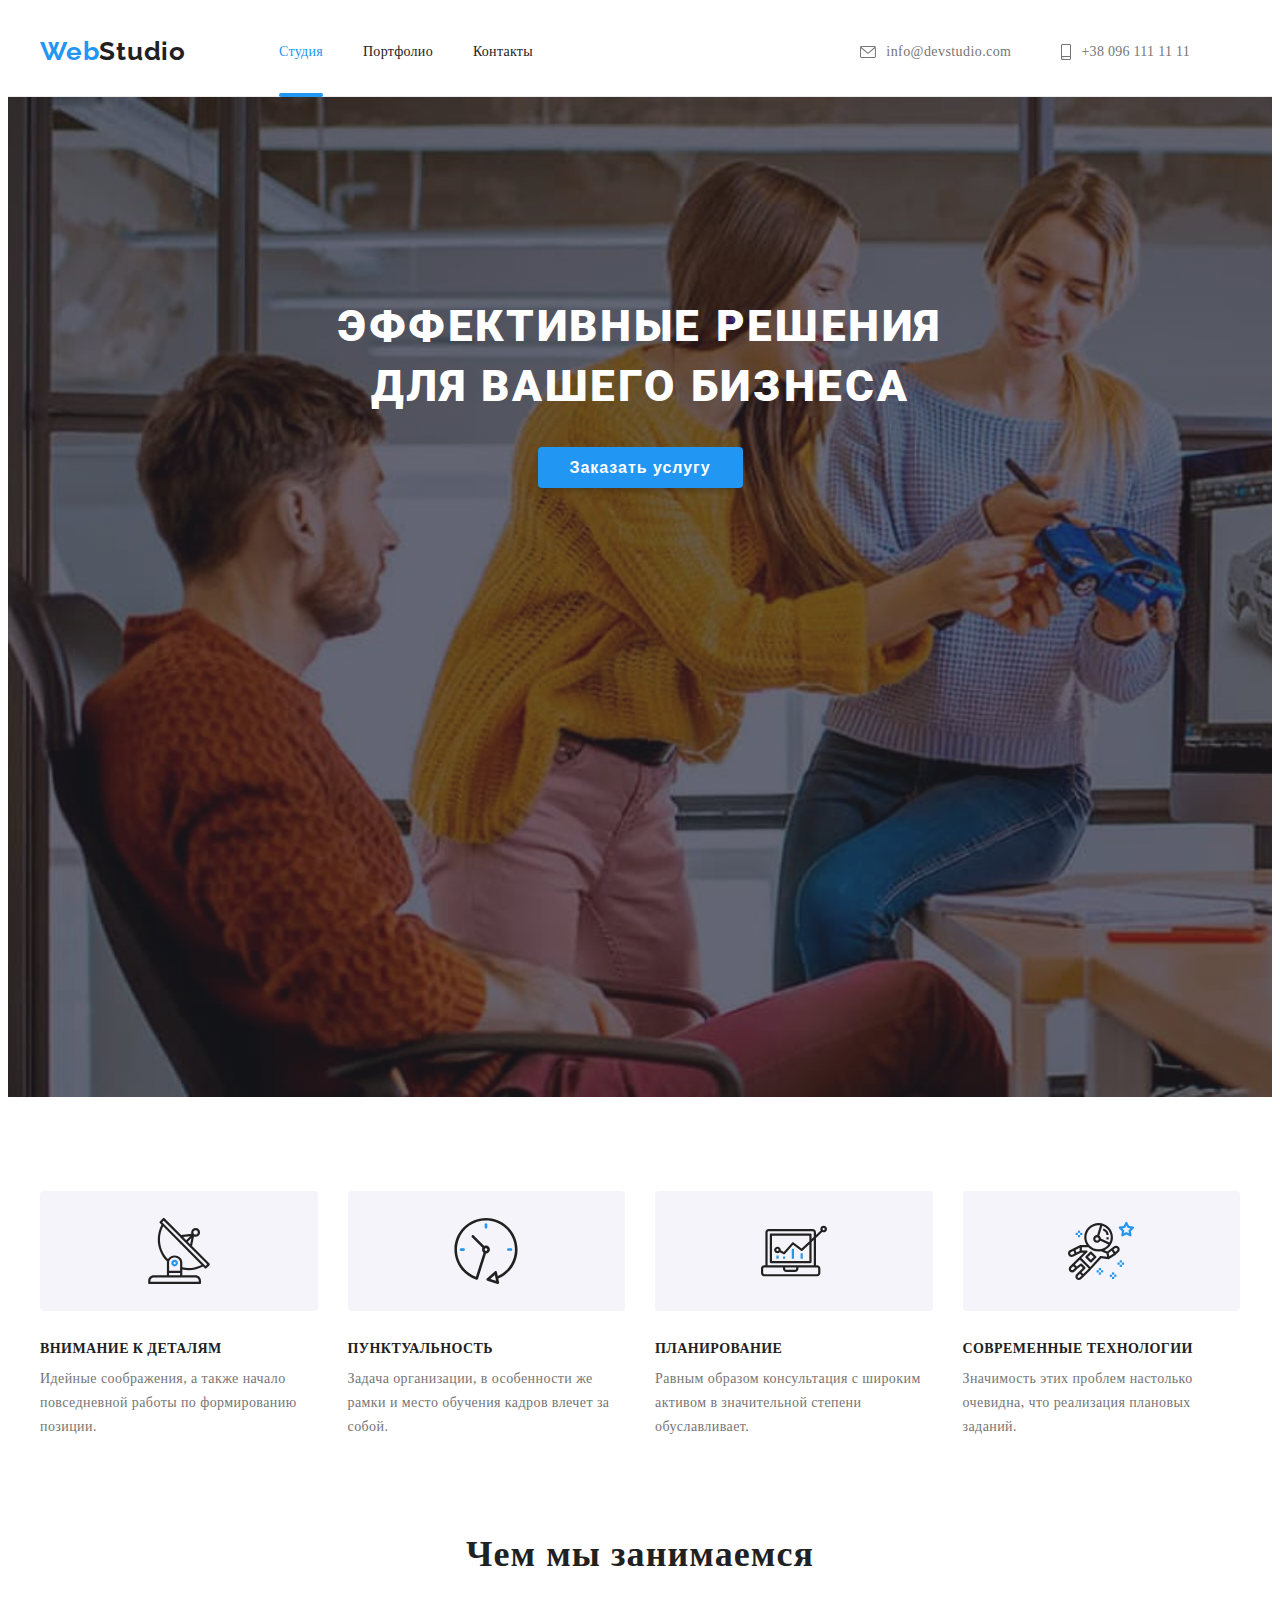
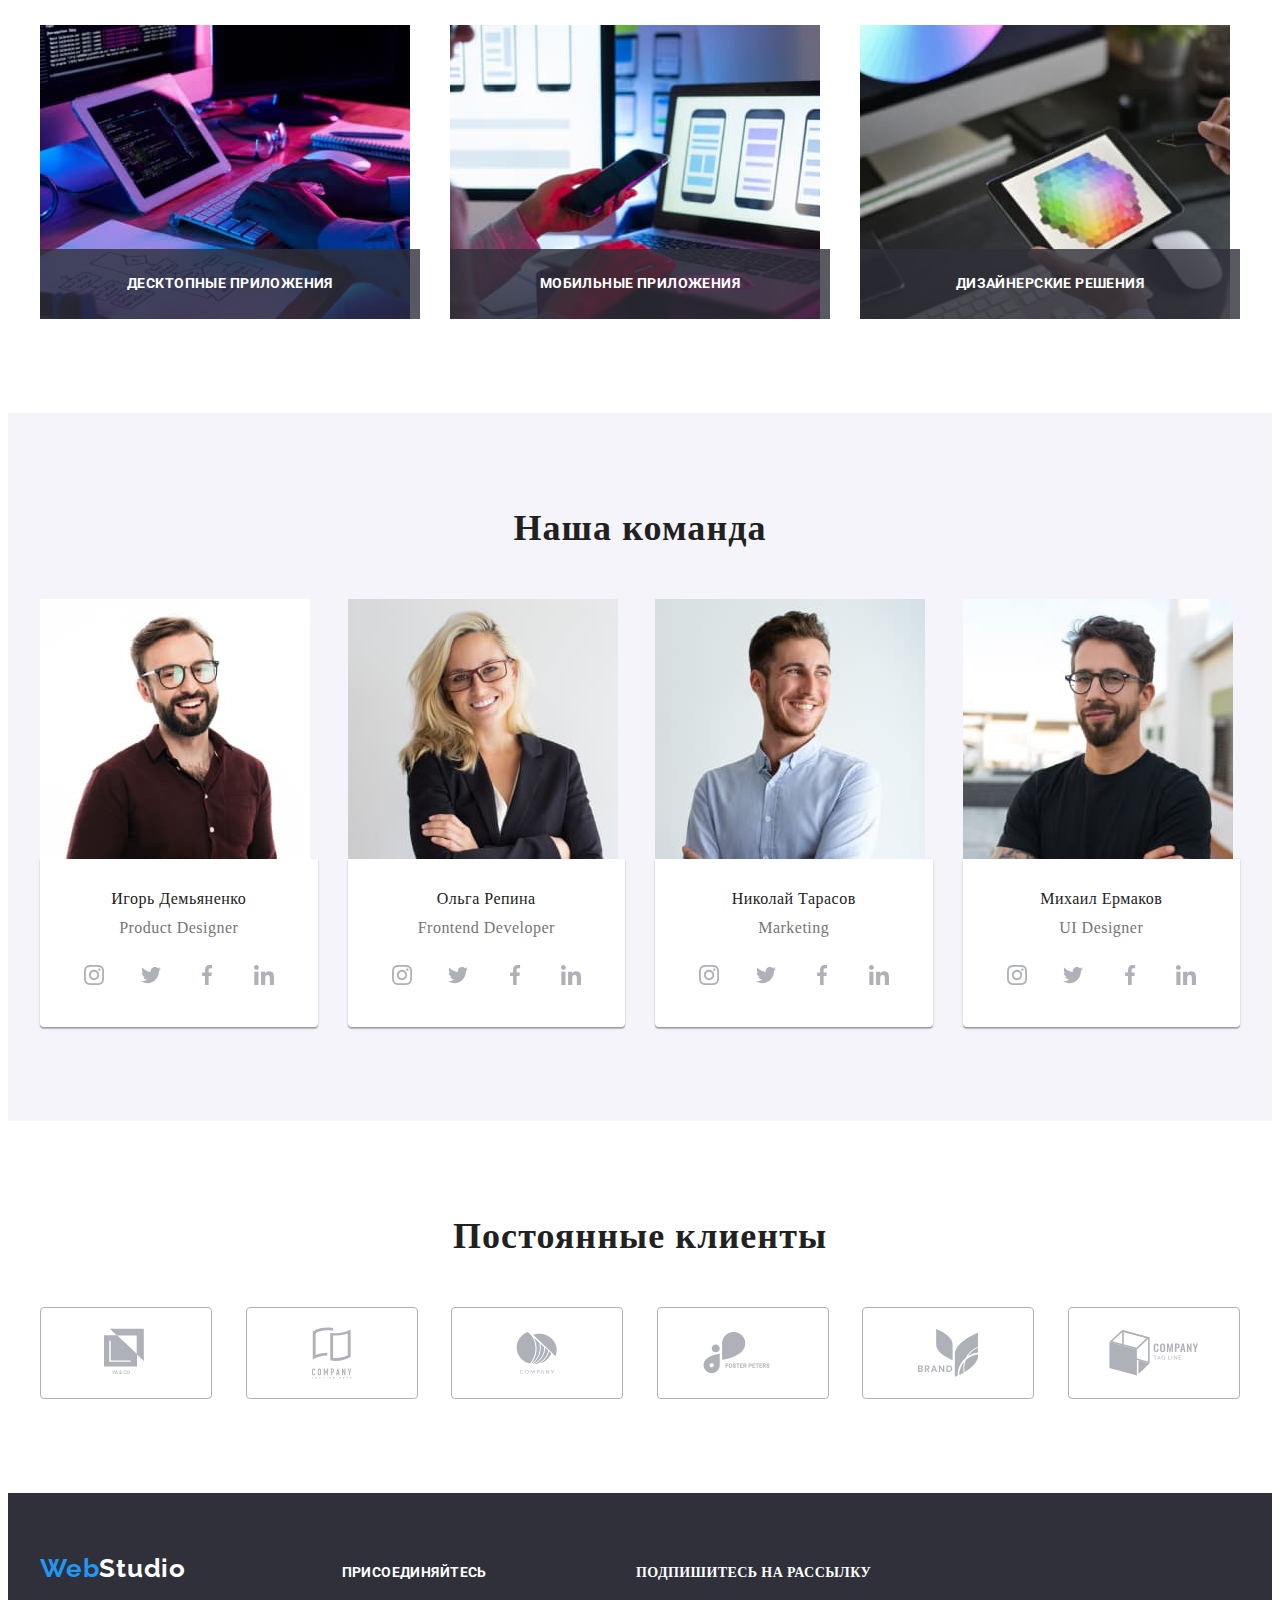
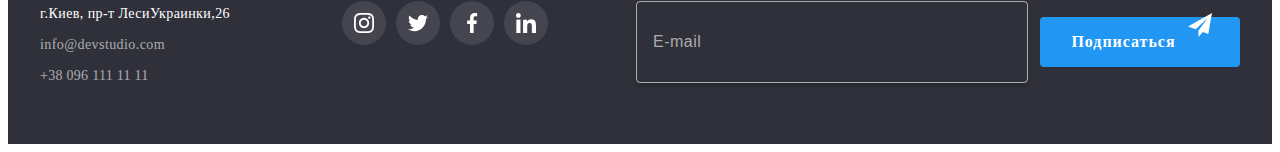
<file: index.html>
<!DOCTYPE html>
<html lang="ru">

<head>
    <meta charset="UTF-8">
    <meta http-equiv="X-UA-Compatible" content="IE=edge">
    <meta name="viewport" content="width=device-width, initial-scale=1.0">
    <title>Студия</title>
    <link rel="stylesheet" href="https://cdnjs.cloudflare.com/ajax/libs/modern-normalize/1.0.0/modern-normalize.min.css"
        integrity="sha512-ISS7cAi1PEhQ8jnbJpJZMd29NlhNj4AWYyLOSp2CE/CsHxTCu+r+t0D2yoJudVrd0/8fTVPUVDzY5Tvli75u/g=="
        crossorigin="anonymous" />
    <link rel="preconnect" href="https://fonts.gstatic.com">
    <link
        href="https://fonts.googleapis.com/css2?family=Raleway:wght@700&family=Roboto:wght@400;500;700;900&display=swap"
        rel="stylesheet">
    <link rel="stylesheet" href="https://cdnjs.cloudflare.com/ajax/libs/animate.css/4.1.1/animate.min.css" />
    <link rel="stylesheet" href="css/styles.css">
</head>

<body>
    <!-- Шапка сайта -->
    <header class="header">
        <div class="container">
            <nav class="navigation">
                <a class="logo-header link animate__bounceOut" href="" lang="en"><span
                        class="logo-link">Web</span>Studio</a>
                <ul class="navigation-list list">
                    <li class="navigation-item">
                        <a class="navigation-link link current" href="index.html">Студия</a>
                    </li>
                    <li class="navigation-item">
                        <a class="navigation-link link" href="portfolio.html">Портфолио</a>
                    </li>
                    <li class="navigation-item">
                        <a class="navigation-link link" href="">Контакты</a>
                    </li>
                </ul>
            </nav>
            <ul class="contact-list list">
                <li class="contact-item">
                    <a class="contact-header link" href="meilto:info@devstudio.com" lang="en">
                        <svg class="contact-icon" width="16" height="12">
                            <use href="./images/sprite.svg#icon-envelope"></use>
                        </svg>info@devstudio.com
                    </a>
                </li>
                <li class="contact-item">
                    <a class="tel-header link" href="tel:+380961111111">
                        <svg class="contact-icon" width="10" height="16">
                            <use href="./images/sprite.svg#icon-smartphone"></use>
                        </svg>+38 096 111 11 11
                    </a>
                </li>
            </ul>
        </div>
    </header>

    <!--Основная часть-->
    <main>

        <!-- section hero-->
        <section class="hero">
            <div class="container">
                <h1 class="hero-title"> Эффективные решения <br> для вашего бизнеса </h1>
                <button class="modal-btn" type="button" data-modal-open>Заказать услугу</button>
            </div>
        </section>

        <!-- section features-->
        <section class="features">
            <div class="container">
                <h2 class="visually-hidden">Особенности</h2>
                <ul class="features-list list">
                    <li class="features-item">
                        <div class="features-list-icon">
                            <svg class="features-icon" width="66" height="70">
                                <use href="./images/sprite.svg#icon-antenna"></use>
                            </svg>
                        </div>
                        <h3 class="features-list-title">Внимание к деталям</h3>
                        <p class="features-list-description">Идейные соображения, а также начало повседневной
                            работы по
                            формированию позиции.
                        </p>
                    </li>
                    <li class="features-item">
                        <div class="features-list-icon">
                            <svg class="features-icon" width="66" height="70">
                                <use href="./images/sprite.svg#icon-clock"></use>
                            </svg>
                        </div>
                        <h3 class="features-list-title">Пунктуальность</h3>
                        <p class="features-list-description">Задача организации, в особенности же рамки и место обучения
                            кадров влечет за собой.
                        </p>
                    </li>
                    <li class="features-item">
                        <div class="features-list-icon">
                            <svg class="features-icon" width="66" height="70">
                                <use href="./images/sprite.svg#icon-diagram"></use>
                            </svg>
                        </div>
                        <h3 class="features-list-title">Планирование</h3>
                        <p class="features-list-description">Равным образом консультация с широким активом в
                            значительной
                            степени обуславливает.
                        </p>
                    </li>
                    <li class="features-item">
                        <div class="features-list-icon">
                            <svg class="features-icon" width="66" height="70">
                                <use href="./images/sprite.svg#icon-astronaut"></use>
                            </svg>
                        </div>
                        <h3 class="features-list-title">Современные технологии</h3>
                        <p class="features-list-description">Значимость этих проблем настолько очевидна, что реализация
                            плановых заданий.
                        </p>
                    </li>
                </ul>
            </div>
        </section>

        <!-- section about-->
        <section class="about">
            <div class="container">
                <h2 class="title">Чем мы занимаемся</h2>
                <ul class="about-list list">
                    <li class="about-item">
                        <img class="about-img" src="./images/about/about-1.jpg" alt="построение логики" width="370"
                            height="294">
                        <p class="about-item-description">Десктопные приложения</p>
                    </li>
                    <li class="about-item">
                        <img class="about-img" src="./images/about/about-2.jpg" alt="разработка приложений" width="370"
                            height="294">
                        <p class="about-item-description">Мобильные приложения</p>
                    </li>
                    <li class="about-item">
                        <img class="about-img" src="./images/about/about-3.jpg" alt="оформление" width="370"
                            height="294">
                        <p class="about-item-description">Дизайнерские решения</p>
                    </li>
                </ul>
            </div>
        </section>

        <!-- section team-->
        <section class="team">
            <div class="container">
                <h2 class="title">Наша команда</h2>
                <ul class="team-list list">
                    <li class="team-item">
                        <img class="team-ing" src="./images/team/igor.jpg" alt="фото Игоря" width="270" height="260">
                        <div class="team-list-content-wrapper">
                            <h3 class="team-list-title">Игорь Демьяненко</h3>
                            <p class="team-list-position" lang="en">Product Designer</p>
                            <ul class="social-list list">
                                <li class="social-list-item">
                                    <a href="" class="social-list-link link">
                                        <svg class="social-list-icon">
                                            <use href="./images/sprite.svg#icon-instagram"></use>
                                        </svg>
                                    </a>
                                </li>
                                <li class="social-list-item">
                                    <a href="" class="social-list-link link">
                                        <svg class="social-list-icon">
                                            <use href="./images/sprite.svg#icon-twitter"></use>
                                        </svg>
                                    </a>
                                </li>
                                <li class="social-list-item">
                                    <a href="" class="social-list-link link">
                                        <svg class="social-list-icon">
                                            <use href="./images/sprite.svg#icon-facebook"></use>
                                        </svg>
                                    </a>
                                </li>
                                <li class="social-list-item">
                                    <a href="" class="social-list-link link">
                                        <svg class="social-list-icon">
                                            <use href="./images/sprite.svg#icon-linkedin"></use>
                                        </svg>
                                    </a>
                                </li>
                            </ul>
                        </div>
                    </li>
                    <li class="team-item">
                        <img class="team-ing" src="./images/team/olga.jpg" alt="фото Ольги" width="270" height="260">
                        <div class="team-list-content-wrapper">
                            <h3 class="team-list-title">Ольга Репина</h3>
                            <p class="team-list-position" lang="en">Frontend Developer</p>
                            <ul class="social-list list">
                                <li class="social-list-item">
                                    <a href="" class="social-list-link link">
                                        <svg class="social-list-icon">
                                            <use href="./images/sprite.svg#icon-instagram"></use>
                                        </svg>
                                    </a>
                                </li>
                                <li class="social-list-item">
                                    <a href="" class="social-list-link link">
                                        <svg class="social-list-icon">
                                            <use href="./images/sprite.svg#icon-twitter"></use>
                                        </svg>
                                    </a>
                                </li>
                                <li class="social-list-item">
                                    <a href="" class="social-list-link link">
                                        <svg class="social-list-icon">
                                            <use href="./images/sprite.svg#icon-facebook"></use>
                                        </svg>
                                    </a>
                                </li>
                                <li class="social-list-item">
                                    <a href="" class="social-list-link link">
                                        <svg class="social-list-icon">
                                            <use href="./images/sprite.svg#icon-linkedin"></use>
                                        </svg>
                                    </a>
                                </li>
                            </ul>
                        </div>
                    </li>
                    <li class="team-item">
                        <img class="team-ing" src="./images/team/nick.jpg" alt="фото Николая" width="270" height="260">
                        <div class="team-list-content-wrapper">
                            <h3 class="team-list-title">Николай Тарасов</h3>
                            <p class="team-list-position" lang="en">Marketing</p>
                            <ul class="social-list list">
                                <li class="social-list-item">
                                    <a href="" class="social-list-link link">
                                        <svg class="social-list-icon">
                                            <use href="./images/sprite.svg#icon-instagram"></use>
                                        </svg>
                                    </a>
                                </li>
                                <li class="social-list-item">
                                    <a href="" class="social-list-link link">
                                        <svg class="social-list-icon">
                                            <use href="./images/sprite.svg#icon-twitter"></use>
                                        </svg>
                                    </a>
                                </li>
                                <li class="social-list-item">
                                    <a href="" class="social-list-link link">
                                        <svg class="social-list-icon">
                                            <use href="./images/sprite.svg#icon-facebook"></use>
                                        </svg>
                                    </a>
                                </li>
                                <li class="social-list-item">
                                    <a href="" class="social-list-link link">
                                        <svg class="social-list-icon">
                                            <use href="./images/sprite.svg#icon-linkedin"></use>
                                        </svg>
                                    </a>
                                </li>
                            </ul>
                        </div>

                    </li>
                    <li class="team-item">
                        <img class="team-ing" src="./images/team/michael.jpg" alt="фото Михаила" width="270"
                            height="260">
                        <div class="team-list-content-wrapper">
                            <h3 class="team-list-title">Михаил Ермаков</h3>
                            <p class="team-list-position" lang="en">UI Designer</p>
                            <ul class="social-list list">
                                <li class="social-list-item">
                                    <a href="" class="social-list-link link">
                                        <svg class="social-list-icon">
                                            <use href="./images/sprite.svg#icon-instagram"></use>
                                        </svg>
                                    </a>
                                </li>
                                <li class="social-list-item">
                                    <a href="" class="social-list-link link">
                                        <svg class="social-list-icon">
                                            <use href="./images/sprite.svg#icon-twitter"></use>
                                        </svg>
                                    </a>
                                </li>
                                <li class="social-list-item">
                                    <a href="" class="social-list-link link">
                                        <svg class="social-list-icon">
                                            <use href="./images/sprite.svg#icon-facebook"></use>
                                        </svg>
                                    </a>
                                </li>
                                <li class="social-list-item">
                                    <a href="" class="social-list-link link">
                                        <svg class="social-list-icon">
                                            <use href="./images/sprite.svg#icon-linkedin"></use>
                                        </svg>
                                    </a>
                                </li>
                            </ul>
                        </div>
                    </li>
                </ul>
            </div>
        </section>
    </main>

    <!-- customers-->
    <section class="customers">
        <div class="container">
            <h2 class="title">Постоянные клиенты</h2>
            <ul class="customers-list list">
                <li class="customers-item">
                    <div class="customers-list-icon">
                        <a href="" class="customers-list-link link">
                            <svg class="customers-icon" width="44" height="50">
                                <use href="./images/sprite.svg#icon-logo-1"></use>
                            </svg>
                        </a>
                    </div>
                </li>
                <li class="customers-item">
                    <div class="customers-list-icon">
                        <a href="" class="customers-list-link link">
                            <svg class="customers-icon" width="40" height="52">
                                <use href="./images/sprite.svg#icon-logo-2"></use>
                            </svg>
                        </a>
                    </div>
                </li>
                <li class="customers-item">
                    <div class="customers-list-icon">
                        <a href="" class="customers-list-link link">
                            <svg class="customers-icon" width="42" height="42">
                                <use href="./images/sprite.svg#icon-logo-3"></use>
                            </svg>
                        </a>
                    </div>
                </li>
                <li class="customers-item">
                    <div class="customers-list-icon">
                        <a href="" class="customers-list-link link">
                            <svg class="customers-icon" width="80" height="42">
                                <use href="./images/sprite.svg#icon-logo-4"></use>
                            </svg>
                        </a>
                    </div>
                </li>
                <li class="customers-item">
                    <div class="customers-list-icon">
                        <a href="" class="customers-list-link link">
                            <svg class="customers-icon" width="60" height="48">
                                <use href="./images/sprite.svg#icon-logo-5"></use>
                            </svg>
                        </a>
                    </div>
                </li>
                <li class="customers-item">
                    <div class="customers-list-icon">
                        <a href="" class="customers-list-link link">
                            <svg class="customers-icon" width="90" height="46">
                                <use href="./images/sprite.svg#icon-logo-6"></use>
                            </svg>
                        </a>
                    </div>
                </li>
            </ul>
        </div>
    </section>

    <!-- Футер-->
    <footer class="footer">
        <div class="container-footer container">
            <div class="container-footer-address">
                <a class="logo-footer link" href="" lang="en"><span class="logo-link">Web</span>Studio</a>
                <address class="address">
                    <ul class="list">
                        <li class="address-item">
                            <a class="address-link link" href="https://goo.gl/maps/hJvZycfBBgBAG4h58" target="blank"
                                rel="noopener noreferrer">г.Киев,
                                пр-т ЛесиУкраинки,26</a>
                        </li>
                        <li class="address-item">
                            <a class="contact-footer link" href="meilto:info@devstudio.com"
                                lang="en">info@devstudio.com</a>
                        </li>
                        <li class="address-item">
                            <a class="tel-footer link" href="tel:+380961111111">+38 096 111 11 11</a>
                        </li>
                    </ul>
                </address>
            </div>
            <div class="container-footer-icon">
                <p class="footer-social-item">Присоединяйтесь</p>
                <ul class="footer-social-list list">
                    <li class="footer-social-list-item">
                        <a href="" class="footer-social-list-link link">
                            <svg class="footer-social-list-icon">
                                <use href="./images/sprite.svg#icon-instagram"></use>
                            </svg>
                        </a>
                    </li>
                    <li class="footer-social-list-item">
                        <a href="" class="footer-social-list-link link">
                            <svg class="footer-social-list-icon">
                                <use href="./images/sprite.svg#icon-twitter"></use>
                            </svg>
                        </a>
                    </li>
                    <li class="footer-social-list-item">
                        <a href="" class="footer-social-list-link link">
                            <svg class="footer-social-list-icon">
                                <use href="./images/sprite.svg#icon-facebook"></use>
                            </svg>
                        </a>
                    </li>
                    <li class="footer-social-list-item">
                        <a href="" class="footer-social-list-link link">
                            <svg class="footer-social-list-icon">
                                <use href="./images/sprite.svg#icon-linkedin"></use>
                            </svg>
                        </a>
                    </li>
                </ul>
            </div>
            <div>
                <form action="#" class="footer-form" autocomplete="off">
                    <p class="footer-subscriber">Подпишитесь на рассылку</p>
                    <div class="subscriber-container">
                        <input type="email" name="user-email" placeholder="E-mail" class="footer-form-input" required
                            minlength="5">
                        <button class="footer-btn" type="submit">Подписаться
                            <svg class="footer-form-icon" width="24" height="24">
                                <use href="./images/icon-send.svg#icon-icon-send"></use>
                            </svg>
                        </button>
                    </div>
                </form>
            </div>
        </div>
    </footer>

    <!-- Модальное окно-->
    <div class="backdrop is-hidden" data-modal>
        <div class="modal">
            <button type="button" class="modal-close-btn" data-modal-close>
                <svg class="modal-close-btn-icon" width="18" height="18">
                    <use href="./images/sprite.svg#icon-close-button"></use>
                </svg>
            </button>
            <form action="#" class="modal-form">
                <b class="modal-form-item">Оставьте свои данные, мы вам перезвоним</b>
                <label class="modal-form-field">
                    Имя
                    <span class="modal-form-input-wrapper">
                        <input type="text" name="user-name" class="modal-form-input" required minlength="2">
                        <svg class="modal-form-icon" width="18" height="18">
                            <use href="./images/sprite.svg#icon-user"></use>
                        </svg>
                    </span>
                </label>
                <label class="modal-form-field">
                    Телефон
                    <span class="modal-form-input-wrapper">
                        <input type="tel" name="user-phone" class="modal-form-input" required
                            pattern="[0-9]{3}-[0-9}{3}-[0-9]{2}-[0-9]{2}" title="096-111-11-11">
                        <svg class="modal-form-icon" width="18" height="18">
                            <use href="./images/sprite.svg#icon-user-tel"></use>
                        </svg>
                    </span>
                </label>
                <label class="modal-form-field">
                    Почта
                    <span class="modal-form-input-wrapper">
                        <input type="email" name="user-email" class="modal-form-input">
                        <svg class="modal-form-icon" width="18" height="18">
                            <use href="./images/sprite.svg#icon-user-email"></use>
                        </svg>
                    </span>
                </label>
                <label class="modal-form-field last-modal-form-field">
                    Комментарий
                    <textarea name="user-message" class="modal-form-message" placeholder="Введите текст"></textarea>
                </label>
                <input type="checkbox" id="user-term" name="user-term" class="modal-form-term visually-hidden">
                <label for="user-term" class="modal-form-check-desc">Соглашаюсь с рассылкой и принимаю&nbsp;<a href=""
                        class="modal-link">Условия
                        договора</a></label>
                <button type="submit" class="modal-form-btn">Отправить</button>
            </form>
        </div>

    </div>
    <script src="js/modal.js"></script>
</body>

</html>
</file>
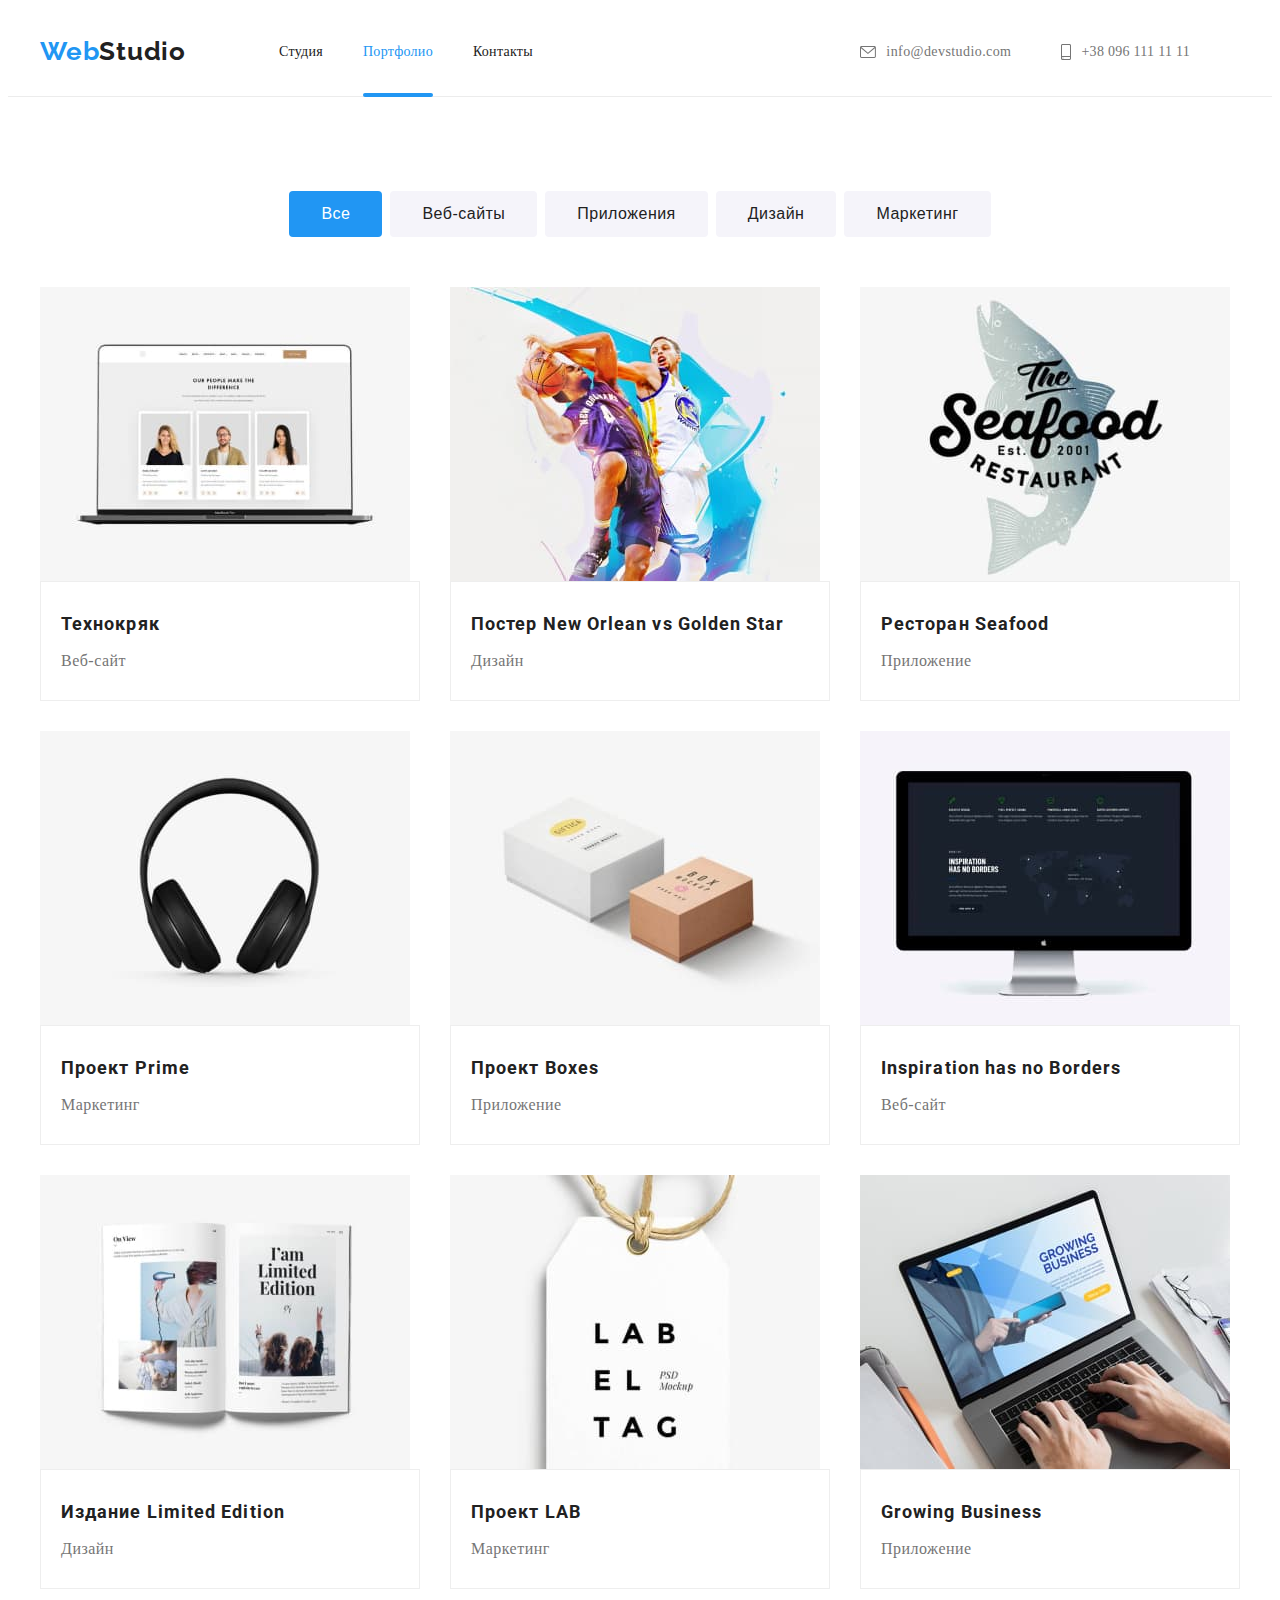
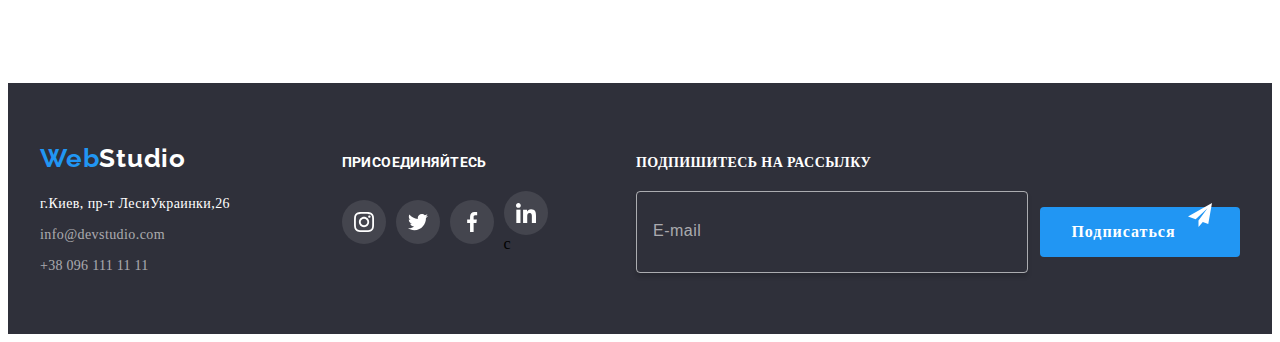
<file: portfolio.html>
<!DOCTYPE html>
<html lang="ru">

<head>
    <meta charset="UTF-8">
    <meta http-equiv="X-UA-Compatible" content="IE=edge">
    <meta name="viewport" content="width=device-width, initial-scale=1.0">
    <title>Портфолио</title>
    <link rel="stylesheet" href="https://cdnjs.cloudflare.com/ajax/libs/modern-normalize/1.0.0/modern-normalize.min.css"
        integrity="sha512-ISS7cAi1PEhQ8jnbJpJZMd29NlhNj4AWYyLOSp2CE/CsHxTCu+r+t0D2yoJudVrd0/8fTVPUVDzY5Tvli75u/g=="
        crossorigin="anonymous" />
    <link rel="preconnect" href="https://fonts.gstatic.com">
    <link
        href="https://fonts.googleapis.com/css2?family=Raleway:wght@700&family=Roboto:wght@400;500;700;900&display=swap"
        rel="stylesheet">
    <link rel="stylesheet" href="https://cdnjs.cloudflare.com/ajax/libs/animate.css/4.1.1/animate.min.css" />
    <link rel="stylesheet" href="css/styles.css">
</head>

<body>

    <!-- Шапка сайта -->
    <header class="header">
        <div class="container">
            <nav class="navigation">
                <a class="logo-header link animate__bounceOut" href="index.html" lang="en"><span
                        class="logo-link">Web</span>Studio</a>
                <ul class="navigation-list list">
                    <li class="navigation-item">
                        <a class="navigation-link link" href="index.html">Студия</a>
                    </li>
                    <li class="navigation-item">
                        <a class="navigation-link link current" href="portfolio.html">Портфолио</a>
                    </li>
                    <li class="navigation-item">
                        <a class="navigation-link link" href="">Контакты</a>
                    </li>
                </ul>
            </nav>
            <ul class="contact-list list">
                <li class="contact-item">
                    <a class="contact-header link" href="meilto:info@devstudio.com" lang="en">
                        <svg class="contact-icon" width="16" height="12">
                            <use href="./images/sprite.svg#icon-envelope"></use>
                        </svg>info@devstudio.com
                    </a>
                </li>
                <li class="contact-item">
                    <a class="tel-header link" href="tel:+380961111111">
                        <svg class="contact-icon" width="10" height="16">
                            <use href="./images/sprite.svg#icon-smartphone"></use>
                        </svg>+38 096 111 11 11
                    </a>
                </li>
            </ul>
        </div>
    </header>

    <!--Основная часть-->
    <main>

        <!-- section portfolio-->
        <section class="portfolio">
            <div class="container">
                <h1 class="visually-hidden">filter</h1>
                <ul class="filter-list list">
                    <li class="filter-item">
                        <button class="filter-btn first-filter-btn" type="button">Все</button>
                    </li>
                    <li class="filter-item">
                        <button class="filter-btn" type="button">Веб-сайты</button>
                    </li>
                    <li class="filter-item">
                        <button class="filter-btn" type="button">Приложения</button>
                    </li>
                    <li class="filter-item">
                        <button class="filter-btn" type="button">Дизайн</button>
                    </li>
                    <li class="filter-item">
                        <button class="filter-btn" type="button">Маркетинг</button>
                    </li>
                </ul>
                <ul class="projects-list list">
                    <li class="projects-item">
                        <a class="projects-link link" href="">
                            <div class="projects-list-wrapper">
                                <img src="./images/projects/project-1.jpg" alt="главная страница веб-сайта" width="370"
                                    height="294">
                                <p class="overlay">Технокряк это современная площадка распространения коронавируса.
                                    Компании используют эту платформу для цифрового
                                    шпионажа и атак на защищённые сервера конкурентов.</p>
                            </div>
                            <div class="projects-list-content-wrapper">
                                <h2 class="projects-title">Технокряк</h2>
                                <p class="projects-description">Веб-сайт</p>
                            </div>
                        </a>
                    </li>
                    <li class="projects-item">
                        <a class="projects-link link" href="">
                            <div class="projects-list-wrapper">
                                <img src="./images/projects/project-2.jpg" alt="баскетболисты с мячом" width="370"
                                    height="294">
                                <p class="overlay">Технокряк это современная площадка распространения коронавируса.
                                    Компании используют эту платформу для цифрового
                                    шпионажа и атак на защищённые сервера конкурентов.</p>
                            </div>
                            <div class="projects-list-content-wrapper">
                                <h2 class="projects-title">Постер <span lang="en">New Orlean vs Golden Star</span></h2>
                                <p class="projects-description">Дизайн</p>
                            </div>
                        </a>
                    </li>
                    <li class="projects-item">
                        <a class="projects-link link" href="">
                            <div class="projects-list-wrapper">
                                <img src="./images/projects/project-3.jpg" alt="белая рыба символ ресторана" width="370"
                                    height="294">
                                <p class="overlay">Технокряк это современная площадка распространения коронавируса.
                                    Компании используют эту платформу для цифрового
                                    шпионажа и атак на защищённые сервера конкурентов.</p>
                            </div>
                            <div class="projects-list-content-wrapper">
                                <h2 class="projects-title">Ресторан <span lang="en">Seafood</span></h2>
                                <p class="projects-description">Приложение</p>
                            </div>
                        </a>
                    </li>
                    <li class="projects-item">
                        <a class="projects-link link" href="">
                            <div class="projects-list-wrapper">
                                <img src="./images/projects/project-4.jpg" alt="черные большие наушники" width="370"
                                    height="294">
                                <p class="overlay">Технокряк это современная площадка распространения коронавируса.
                                    Компании используют эту платформу для цифрового
                                    шпионажа и атак на защищённые сервера конкурентов.</p>
                            </div>
                            <div class="projects-list-content-wrapper">
                                <h2 class="projects-title">Проект <span lang="en">Prime</span>
                                </h2>
                                <p class="projects-description">Маркетинг</p>
                            </div>
                        </a>
                    </li>
                    <li class="projects-item">
                        <a class="projects-link link" href="">
                            <div class="projects-list-wrapper">
                                <img src="./images/projects/project-5.jpg" alt="две коробки" width="370" height="294">
                                <p class="overlay">Технокряк это современная площадка распространения коронавируса.
                                    Компании используют эту платформу для цифрового
                                    шпионажа и атак на защищённые сервера конкурентов.</p>
                            </div>
                            <div class="projects-list-content-wrapper">
                                <h2 class="projects-title">Проект <span lang="en">Boxes</span></h2>
                                <p class="projects-description">Приложение</p>
                            </div>
                        </a>
                    </li>
                    <li class="projects-item">
                        <a class="projects-link link" href="">
                            <div class="projects-list-wrapper">
                                <img src="./images/projects/project-6.jpg" alt="веб-сайт с темной темой" width="370"
                                    height="294">
                                <p class="overlay">Технокряк это современная площадка распространения коронавируса.
                                    Компании используют эту платформу для цифрового
                                    шпионажа и атак на защищённые сервера конкурентов.</p>
                            </div>
                            <div class="projects-list-content-wrapper">
                                <h2 class="projects-title" lang="en">Inspiration has no Borders</h2>
                                <p class="projects-description">Веб-сайт</p>
                            </div>
                        </a>
                    </li>
                    <li class="projects-item">
                        <a class="projects-link link" href="">
                            <div class="projects-list-wrapper">
                                <img src="./images/projects/project-7.jpg" alt="раскрытый гламурный журнал" width="370"
                                    height="294">
                                <p class="overlay">Технокряк это современная площадка распространения коронавируса.
                                    Компании используют эту платформу для цифрового
                                    шпионажа и атак на защищённые сервера конкурентов.</p>
                            </div>
                            <div class="projects-list-content-wrapper">
                                <h2 class="projects-title">Издание <span lang="en">Limited Edition</span></h2>
                                <p class="projects-description">Дизайн</p>
                            </div>
                        </a>
                    </li>
                    <li class="projects-item">
                        <a class="projects-link link" href="">
                            <div class="projects-list-wrapper">
                                <img src="./images/projects/project-8.jpg" alt="белый картонный ярлык" width="370"
                                    height="294">
                                <p class="overlay">Технокряк это современная площадка распространения коронавируса.
                                    Компании используют эту платформу для цифрового
                                    шпионажа и атак на защищённые сервера конкурентов.</p>
                            </div>
                            <div class="projects-list-content-wrapper">
                                <h2 class="projects-title">Проект <span lang="en">LAB</span></h2>
                                <p class="projects-description">Маркетинг</p>
                            </div>
                        </a>
                    </li>
                    <li class="projects-item">
                        <a class="projects-link link" href="">
                            <div class="projects-list-wrapper">
                                <img src="./images/projects/project-9.jpg" alt="приложение для бизнеса на ноутбуке"
                                    width="370" height="294">
                                <p class="overlay">Технокряк это современная площадка распространения коронавируса.
                                    Компании используют эту платформу для цифрового
                                    шпионажа и атак на защищённые сервера конкурентов.</p>
                            </div>
                            <div class="projects-list-content-wrapper">
                                <h2 class="projects-title" lang="en">Growing Business</h2>
                                <p class="projects-description">Приложение</p>
                            </div>
                        </a>
                    </li>
                </ul>
            </div>
        </section>
    </main>

    <!-- Футер-->
    <footer class="footer">
        <div class="container-footer container">
            <div class="container-footer-address">
                <a class="logo-footer link" href="index.html" lang="en"><span class="logo-link">Web</span>Studio</a>
                <address class="address">
                    <ul class="list">
                        <li class="address-item">
                            <a class="address-link link" href="https://goo.gl/maps/hJvZycfBBgBAG4h58" target="blank"
                                rel="noopener noreferrer">г.Киев,
                                пр-т ЛесиУкраинки,26</a>
                        </li>
                        <li class="address-item">
                            <a class="contact-footer link" href="meilto:info@devstudio.com"
                                lang="en">info@devstudio.com</a>
                        </li>
                        <li class="address-item">
                            <a class="tel-footer link" href="tel:+380961111111">+38 096 111 11 11</a>
                        </li>
                    </ul>
                </address>
            </div>
            <div class="container-footer-icon">
                <p class="footer-social-item">Присоединяйтесь</p>
                <ul class="footer-social-list list">
                    <li class="footer-social-list-item">
                        <a href="" class="footer-social-list-link link">
                            <svg class="footer-social-list-icon">
                                <use href="./images/sprite.svg#icon-instagram"></use>
                            </svg>
                        </a>
                    </li>
                    <li class="footer-social-list-item">
                        <a href="" class="footer-social-list-link link">
                            <svg class="footer-social-list-icon">
                                <use href="./images/sprite.svg#icon-twitter"></use>
                            </svg>
                        </a>
                    </li>
                    <li class="footer-social-list-item">
                        <a href="" class="footer-social-list-link link">
                            <svg class="footer-social-list-icon">
                                <use href="./images/sprite.svg#icon-facebook"></use>
                            </svg>
                        </a>
                    </li>
                    <li class="footer-social-list-item">
                        <a href="" class="footer-social-list-link link">
                            <svg class="footer-social-list-icon">
                                <use href="./images/sprite.svg#icon-linkedin"></use>
                            </svg>
                        </a>с
                    </li>
                </ul>
            </div>
            <div>
                <form action="#" class="footer-form" autocomplete="off">
                    <p class="footer-subscriber">Подпишитесь на рассылку</p>
                    <div class="subscriber-container">
                        <input type="email" name="user-email" placeholder="E-mail" class="footer-form-input" required
                            minlength="5">
                        <button class="footer-btn" type="submit">Подписаться
                            <svg class="footer-form-icon" width="24" height="24">
                                <use href="./images/icon-send.svg#icon-icon-send"></use>
                            </svg>
                        </button>
                    </div>
                </form>
            </div>
        </div>
    </footer>


</body>

</html>
</file>
<file: css/styles.css>
/*============COMPONENTS===========*/

:root {
    --main-font: "Roboto", sans-serif;
    --secondary-font: "Raleway", sans-serif;
    --primary-text-color: #212121;
    --primary-contact-color:  #757575;
    --secondary-contact-color:  rgba(255, 255, 255, 0.6);
    --background-body-color: #E5E5E5;
    --background-team-color: #F5F4FA;
    --background-dark-color: #2F303A;
    --primary-color: #FFFFFF;
    --accent-color:  #2196F3;
    --border-color:  #EEEEEE;
    --social-icon-color: #AFB1B8;
    --bckg-button-color: #188ce8;
    --background-footer-icon-color: rgba(255, 255, 255, 0.1);
    --background-overlay-color: rgba(33, 150, 243, 0.9);
    --section-pb: 94px;
    --section-pt: 94px;
    --background-viewport-color: rgba(0, 0, 0, 0.2);
    --background-item-description-wrapper: rgba(47, 48, 58, 0.8);
    
}

.body {
    font-family: var(--main-font);
    background: var(--background-body-color);
}

h1,
h2,
h3,
h4,
h5,
h6,
p {
    margin: 0;
}

ul,
ol {
    margin: 0;
    padding: 0;
}

img {
    display: block;
    max-width: 100%;
    height: auto;
}

.link {
    text-decoration: none;
}

.list {
    list-style: none;
}

.address {
font-style: normal;
}

.visually-hidden {
    position: absolute !important;
    clip: rect(1px 1px 1px 1px); /* IE6, IE7 */
    clip: rect(1px, 1px, 1px, 1px);
    padding: 0 !important;
    border: 0 !important;
    height: 1px !important;
    width: 1px !important;
    overflow: hidden;
}

.container {
    width: 1200px;
    margin: 0 auto;
    padding-left: 15px;
    padding-right: 15px;
}

.social-list {
    display: flex;
    align-items: center;
    justify-content: space-between;
}

.social-list-link {
    display: flex;
    justify-content: center;
    align-items: center;
    width: 44px;
    height: 44px;
    border-radius: 50%;
    background-color: var(--primary-color);
    fill: var(--social-icon-color);
    cursor: pointer;
    transition: background-color 250ms cubic-bezier(0.4, 0, 0.2, 1),  fill 250ms cubic-bezier(0.4, 0, 0.2, 1);
}

.social-list-icon {
    width: 20px;
    height: 20px;
    cursor: pointer;
}

.social-list-link:hover,
.social-list-link:focus {
    background-color: var(--accent-color);
    fill: var(--primary-color);
}

/*===========HEADER===========*/
.header {
    border-bottom: 1px solid #ECECEC;
}

.header .container {
    display: flex;
    align-items: center;
    justify-content: space-between;
}

.navigation {
    display: flex;
    align-items: center;
}

.navigation-list {
    display: flex;
    align-items: center;
}

.contact-list {
    display: flex;
    align-items: center;
}

.logo-header:hover,
.logo-header:focus,
.navigation-link:hover,
.navigation-link:focus, 
.contact-header:hover,
.contact-header:focus,
.tel-header:hover,
.tel-header:focus {
    color: var(--accent-color);
    cursor: pointer;
}

.contact-header:hover .contact-icon,
.contact-header:focus .contact-icon,
.tel-header:hover .contact-icon,
.tel-header:focus .contact-icon {
    fill: var(--accent-color);
}

/*========= logo ==========*/
.logo-header {
    font-family: var(--secondary-font);
    font-weight: 700;
    font-size: 26px;
    line-height: 1.19;
    letter-spacing: 0.03em;
    color: var(--primary-text-color);
    margin-right: 93px;
    padding-top: 24px;
    padding-bottom: 25px;
    transition: color 250ms cubic-bezier(0.4, 0, 0.2, 1);
    animation-duration: 1000ms; 
}

.logo-link {
    font-family: var(--secondary-font);
    font-weight: 700;
    font-size: 26px;
    line-height: 1.19;
    letter-spacing: 0.03em;
    color: var(--accent-color);
}

/*========== navigation ===========*/
.navigation-link {
    display: block;
    font-weight: 500;
    font-size: 14px;
    line-height: 1.14;
    letter-spacing: 0.02em;
    color: var(--primary-text-color);
    padding-top: 32px;
    padding-bottom: 32px;
    transition: color 250ms cubic-bezier(0.4, 0, 0.2, 1);
}

.navigation-link.current {
    color: var(--accent-color);
}

.navigation-item {
    position: relative;
}
.navigation-item:not(:last-child) {
    margin-right: 40px;
}

.current::after { 
    content: "";
    position: absolute;
    left: 0;
    bottom: -5px;
    width: 100%;
    height: 4px;
    background-color: var(--accent-color);
    border-radius: 2px;
}

/*=========== contact-list =========*/
.contact-list {
    margin-left: auto;
}

.contact-item {
    margin-right: 50px;
}

.contact-icon {
    fill: var(--primary-contact-color);
    margin-right: 10px;
}

.contact-header {
    display: flex;
    align-items: center;
    font-weight: 500;
    font-size: 14px;
    line-height: 1.71;
    letter-spacing: 0.03em;
    color: var(--primary-contact-color);
    cursor: pointer;
    padding-top: 32px;
    padding-bottom: 32px;
    transition: color 250ms cubic-bezier(0.4, 0, 0.2, 1);
}

.tel-header {
    display: flex;
    align-items: center;
    font-weight: 500;
    font-size: 14px;
    line-height: 1.14;
    letter-spacing: 0.02em;
    color: var(--primary-contact-color);
    cursor: pointer;
    padding-top: 32px;
    padding-bottom: 32px;
    transition: color 250ms cubic-bezier(0.4, 0, 0.2, 1);
}

/*==========MAIN===========*/
/*================ section hero ===============*/

.hero {
    max-width: 1600px;
    height: 600px;
    margin: 0 auto;
    padding-top: 200px;
    padding-bottom: 200px;
    text-align: center;
    background-color: var(--background-dark-color);
    background-image: linear-gradient( 
    rgba(47, 48, 58, 0.4),
    rgba(47, 48, 58, 0.4) 
    ), 
    url("../images/hero/bg.jpg");
    background-repeat: no-repeat;
    background-size: cover;
}

.hero-title {
    font-family: var(--main-font);
    font-weight: 900;
    font-size: 44px;
    line-height: 1.36;
    letter-spacing: 0.06em;
    color: var(--primary-color);
    margin-bottom: 30px;
    text-transform: uppercase;
}

/*=========== button =========*/
.modal-btn {
    font-weight: 700;
    font-size: 16px;
    line-height: 1.36;
    align-items: center;
    letter-spacing: 0.06em;
    background-color: var(--accent-color);
    color: var(--primary-color);
    cursor: pointer;
    min-width: 200px;
    padding: 10px 32px;
    border-radius: 4px;
    box-shadow: 0px 4px 4px rgba(0, 0, 0, 0.15);
    border-style: none;
    display: inline-block;
    transition: background-color 250ms cubic-bezier(0.4, 0, 0.2, 1);
}

/*========= section features ==========*/
.features {
    padding-top: var(--section-pt);
    padding-bottom: var(--section-pb);
}

.features-list {
    display: flex;
    margin-left: -30px;
    margin-top: -30px;
}
.features-item {
    flex-basis: calc(100% / 4 - 30px);
    margin-left: 30px;
    margin-top: 30px;
}

.features-list-icon {
    display: flex;
    justify-content: center;
    align-items: center;
    height: 120px;
    border-radius: 4px;
    margin-bottom: 30px;
    background-color: var(--background-team-color); 
}


.features-list-title {
    font-weight: 700;
    font-size: 14px;
    line-height: 1.14;
    letter-spacing: 0.03em;
    text-transform: uppercase;
    color: var(--primary-text-color);
    margin-bottom: 10px;

}
.features-list-description {
    font-weight: normal;
    font-size: 14px;
    line-height: 1.71;
    letter-spacing: 0.03em;
    color: var(--primary-contact-color);
}

/*========== section about ==========*/

.about {
    padding-bottom: var(--section-pb);
}

.about .title {
    margin-bottom: 50px;
}

.title {
    font-weight: 700;
    font-size: 36px;
    line-height: 1.17;
    text-align: center;
    letter-spacing: 0.03em;
    color: var(--primary-text-color);
}

.about-list {
    display: flex; 
    margin-left: -30px;
    margin-top: -30px;
}

.about-item {
    position: relative;
    flex-basis: calc(100% / 3 - 30px);
    margin-left: 30px;
    margin-top: 30px;
}

.about-item-description {
    position: absolute;
    bottom: 0;
    right: 0;
    display: flex;
    text-align: center;
    justify-content: center;
    align-items: center;
    font-family: Roboto;
    font-weight: 700;
    width: 100%;
    height: 70px;
    font-size: 14px;
    line-height: 1.14;
    letter-spacing: 0.03em;
    text-transform: uppercase;
    color: var(--primary-color);
    background: var(--background-item-description-wrapper);
}

/*========= section team =========*/

.team {
    background-color: var(--background-team-color); 
    padding-top: var(--section-pt);
    padding-bottom: var(--section-pb);
}

.team .title {
    margin-bottom: 50px;
}

.team-list {
    display: flex;
    margin-left: -30px;
    margin-top: -30px;
}

.team-item {
    flex-basis: calc(100% / 4 - 30px);
    margin-left: 30px;
    margin-top: 30px;
}

.team-list-content-wrapper {
    padding: 30px 32px;
    text-align: center;
    background: var(--primary-color);
    box-shadow: 0px 1px 3px rgba(0, 0, 0, 0.12), 0px 1px 1px rgba(0, 0, 0, 0.14), 0px 2px 1px rgba(0, 0, 0, 0.2);
    border-radius: 0px 0px 4px 4px;
}

.team-list-title {
    font-weight: 500;
    font-size: 16px;
    line-height: 1.19;
    letter-spacing: 0.03em;
    color: var(--primary-text-color);
    margin-bottom: 10px;
}

.team-list-position{
    font-weight: 400;
    font-size: 16px;
    line-height: 1.19;
    letter-spacing: 0.03em;
    color: var(--primary-contact-color);
    margin-bottom: 16px;
}

/*============customers===========*/ 

.customers {
    padding-top: var(--section-pt);
    padding-bottom: var(--section-pb);
}

.customers .title {
    margin-bottom: 50px;
}

.customers-list {
    display: flex;
    align-items: center;
    justify-content: space-between;   
    margin-left: -30px;
    margin-top: -30px;
}

.customers-item {
    display: flex;   
    justify-content: space-between;
    margin-left: 30px;
    margin-top: 30px;
}

.customers-list-link {
    display: flex;
    justify-content: center;
    align-items: center;
    width: 170px;
    height: 90px;
    border-radius: 4px;
    border: 1px solid var(--social-icon-color);
    fill: var(--social-icon-color);
    cursor: pointer;
    transition: border-color 250ms cubic-bezier(0.4, 0, 0.2, 1), fill 250ms cubic-bezier(0.4, 0, 0.2, 1);
}

.customers-list-link:hover,
.customers-list-link:focus {
    border: 1px solid var(--accent-color);
    fill: var(--accent-color);
}

/*============FOOTER===========*/
.footer {
    background-color: var(--background-dark-color);
    padding-top: 60px;
    padding-bottom: 60px;
}

.logo-footer:hover,
.logo-footer:focus,
.contact-footer:hover,
.contact-footer:focus, 
.tel-footer:hover,
.tel-footer:focus {
    color: var(--accent-color); 
    cursor: pointer;
}

.container-footer {
    display: flex;
    align-items: baseline;
    justify-content: space-between;
}

.container-footer-icon {
    margin-right: 70px;
    
}

.container-footer-address {
    display: block;
    margin-right: 93px;
}

.footer-social-item {
    font-family: Roboto;
    font-weight: 700;
    font-size: 14px;
    line-height: 1.14;
    letter-spacing: 0.03em;
    text-transform: uppercase;
    color: var(--primary-color);
    margin-bottom: 20px;
}

.footer-social-list {
    display: flex;
    align-items: center;
    justify-content: space-between;
}

.footer-social-list-item:not(:last-child) {
    margin-right: 10px;
}   

.footer-social-list-link {
    display: flex;
    justify-content: center;
    align-items: center;
    width: 44px;
    height: 44px;
    border-radius: 50%;
    background-color: var(--background-footer-icon-color);
    cursor: pointer;
    transition: background-color 250ms cubic-bezier(0.4, 0, 0.2, 1);
}

.footer-social-list-icon {
    width: 20px;                                                                                                   
    height: 20px;
    cursor: pointer;
    fill: var(--primary-color);
    transition: fill 250ms cubic-bezier(0.4, 0, 0.2, 1);
}

.footer-social-list-link:hover,
.footer-social-list-link:focus {
    background-color: var(--accent-color);
}

/*====== logo =======*/
.logo-footer {
    font-family: var(--secondary-font);
    font-weight: 700;
    font-size: 26px;
    line-height: 1.19;
    letter-spacing: 0.03em;
    color: var(--primary-color);
    display: inline-block;
    margin-bottom: 20px;
    transition: color 250ms cubic-bezier(0.4, 0, 0.2, 1);
}

/*====== address =======*/
.address-item {
    margin-bottom: 9px;
}

.address-item:last-child {
    margin-bottom: 0;
}

.address-link {
    font-weight: 400;
    font-size: 14px;
    line-height: 1.46;
    letter-spacing: 0.03em;
    color:var(--primary-color);
    transition: color 250ms cubic-bezier(0.4, 0, 0.2, 1);
}

.address-link:hover,
.address-link:focus {
    color: var(--accent-color);
    cursor: pointer;
}

/*====== contact =======*/
.contact-footer {
    font-weight: normal;    
    font-size: 14px;
    line-height: 1.71;
    letter-spacing: 0.03em;
    color: var(--secondary-contact-color);
    transition: color 250ms cubic-bezier(0.4, 0, 0.2, 1);
}

/*====== tel =======*/
.tel-footer {
    font-weight: normal;
    font-size: 14px;
    line-height: 1.14;
    letter-spacing: 0.02em;
    color: var(--secondary-contact-color);
    cursor: pointer;
    transition: color 250ms cubic-bezier(0.4, 0, 0.2, 1);
}

.footer-subscriber {
    font-weight: 700;
    font-size: 14px;
    line-height: 1.14;
    letter-spacing: 0.03em;
    text-transform: uppercase;
    color: var(--primary-color);
    margin-bottom: 20px;
}

.subscriber-container {
    display: flex;
    justify-content: center;
    align-items: center;
    position: relative;
}

.footer-form-input {
    margin-right: 12px;
    width: 358px;
    height: 50px;
    border: 1px solid var(--secondary-contact-color);
    box-shadow: 0px 4px 4px rgba(0, 0, 0, 0.15);
    border-radius: 4px;
    padding: 15px 16px;
    background-color: transparent;
    transition: box-shadow 250ms cubic-bezier(0.4, 0, 0.2, 1);
    color: var(--primary-color);
}

.footer-form-input::placeholder {
    font-size: 16px;
    line-height: 1.25;
    letter-spacing: 0.03em;
    color: var(--secondary-contact-color); 
    background-color: var(--background-dark-color);
    
}

.footer-form-input:focus {
    border: var(--accent-color);
    transition: box-shadow 250ms cubic-bezier(0.4, 0, 0.2, 1);
}

.footer-form-icon {
    position: absolute;
    right: 0;
    top: 0;
    transform: translateY(50%);
    right: 28px;
}

.footer-btn {
    font-family: inherit;
    min-width: 200px;
    font-weight: 700;
    font-size: 16px;
    line-height: 1.88;
    text-align: center;
    letter-spacing: 0.06em;
    cursor: pointer;
    color: var(--primary-color);
    background-color: var(--accent-color);
    border: none;
    border-radius: 4px;
    padding: 10px 62px 10px 29px;
    transition: background-color 250ms cubic-bezier(0.4, 0, 0.2, 1),
        box-shadow 250ms cubic-bezier(0.4, 0, 0.2, 1);
}

.footer-btn:hover,
.footer-btn:focus,
.footer-btn:active {
    background-color: var(--bckg-button-color);
    box-shadow: 0px 4px 4px rgba(0, 0, 0, 0.15);
}


/*======================= portfolio ============================*/
/*===== section portfolio=====*/

.portfolio {
    padding-top: var(--section-pt);
    padding-bottom: var(--section-pb); 
}

.filter-list {
    display: flex;
    margin-bottom: 50px;
    justify-content: center;
}

.filter-item:not(:last-child) {
    margin-right: 8px;
}   

.filter-btn {
    font-weight: 500;
    font-size: 16px;
    line-height: 1.63;
    text-align: center;
    letter-spacing: 0.03em;
    background-color: var(--background-team-color);
    color: var(--primary-text-color);
    padding: 10px 32px;
    border-radius: 4px;
    border-style: none;
    transition: background-color 250ms cubic-bezier(0.4, 0, 0.2, 1), color 250ms cubic-bezier(0.4, 0, 0.2, 1), box-shadow 250ms cubic-bezier(0.4, 0, 0.2, 1);
}

.filter-btn:hover,
.filter-btn:focus {
    color: var(--primary-color);
    background-color: var(--accent-color);
    box-shadow: 0px 3px 1px rgba(0, 0, 0, 0.1), 0px 1px 2px rgba(0, 0, 0, 0.08),
    0px 2px 2px rgba(0, 0, 0, 0.12);
    cursor: pointer;
}

.first-filter-btn {
    background-color: var(--accent-color);
    color: var(--primary-color);
}

/*===== projects =======*/

.projects-list {
    display: flex;
    flex-wrap: wrap;
    margin-left: -30px;
    margin-top: -30px;
}

.projects-item {
    flex-basis: calc(100% / 3 - 30px);
    margin-left: 30px;
    margin-top: 30px;
}

.projects-link {
    display: block;
    transition: box-shadow 250ms cubic-bezier(0.4, 0, 0.2, 1);
}

.projects-link:hover,
.projects-link:focus {
    box-shadow: 0px 1px 1px rgba(0, 0, 0, 0.12), 0px 4px 4px rgba(0, 0, 0, 0.06), 1px 4px 6px rgba(0, 0, 0, 0.16);
}

.projects-list-wrapper {
    position: relative;
    overflow: hidden;
}

.overlay {
    position: absolute;
    top: 0; 
    left: 0;
    background-color: transparent;
    overflow: hidden;
    color: var(--primary-color);
    padding: 63px 24px;
    font-weight: 400;
    font-size: 18px;
    line-height: 1.56;
    height: 100%;
    transform: translateY(100%) ;
    transition: transform 250ms cubic-bezier(0.4, 0, 0.2, 1), background-color 250ms cubic-bezier(0.4, 0, 0.2, 1); 
}

.projects-link:hover .overlay,
.projects-link:focus .overlay {
    transform: translateY(0%);
    background-color: var(--background-overlay-color);
    transition: transform 250ms cubic-bezier(0.4, 0, 0.2, 1), background-color 250ms cubic-bezier(0.4, 0, 0.2, 1);
}


.projects-list-content-wrapper {
    padding: 24px 20px;
    background: var(--primary-color);
    border: 1px solid var(--border-color);
    cursor: pointer;
}

.projects-title {
    font-weight: 700;
    font-size: 18px;
    line-height: 2;
    letter-spacing: 0.06em;
    background-color: var(--primary-color);
    color: var(--primary-text-color);
    margin-bottom: 4px;
    font-family: var(--main-font);
}

.projects-description {
    font-weight: 400;
    font-size: 16px;
    line-height: 1.87;
    letter-spacing: 0.03em;
    color: var(--primary-contact-color);
}

/*===== Модальное окно =======*/

.backdrop {
    position: fixed;
    top: 0;
    left: 0;
    width: 100vw;
    height: 100vh;
    background: var(--background-viewport-color);
    transition: opacity 250ms cubic-bezier(0.4, 0, 0.2, 1), visibility 250ms cubic-bezier(0.4, 0, 0.2, 1);
}

.modal {
    position: absolute;
    top: 50%;
    left: 50%;
    transform: translate(-50%, -50%) ;
    width: 528px;
    height: 580px;
    background-color: var(--primary-color);
    box-shadow: 0px 1px 3px rgba(0, 0, 0, 0.12), 0px 1px 1px rgba(0, 0, 0, 0.14), 0px 2px 1px rgba(0, 0, 0, 0.2);
    border-radius: 4px;
    padding: 40px;
}

.modal-close-btn {
    position: absolute;
    display: flex;
    justify-content: center;
    align-items: center;
    top: 8px;
    right: 8px;
    width: 30px;
    height: 30px;
    background: var(--primary-color);
    border: 1px solid rgba(0, 0, 0, 0.1);
    border-radius: 50%;
    cursor: pointer;
}

.modal-close-btn-icon {
    transition: fill 250ms cubic-bezier(0.4, 0, 0.2, 1);
}

.modal-close-btn:hover .modal-close-btn-icon,
.modal-close-btn:focus .modal-close-btn-icon {
    fill: var(--accent-color);
}


.is-hidden {
    opacity: 0;
    visibility: hidden;
    pointer-events: none;
}

.modal-form-item {
    font-family: Roboto;
    font-weight: 700;
    font-size: 20px;
    line-height: 1.15;
    text-align: center;
    letter-spacing: 0.03em;
    color: var(--primary-text-color);
    margin-bottom: 12px;
}

.modal-form {
    display: flex;
    flex-direction: column;
}

.modal-form-field {
    font-family: Roboto;
    font-weight: 400;
    font-size: 12px;
    line-height: 1.17;
    margin-bottom: 10px;
    letter-spacing: 0.01em;
    color: var(--primary-contact-color);
    cursor: pointer;
}

.last-modal-form-field {
    margin-bottom: 20px;
}

.modal-form-input {
    width: 100%;
    height: 40px;
    border: 1px solid rgba(33, 33, 33, 0.2);
    border-radius: 4px;
    padding-left: 42px;
    transition: border-color 250ms cubic-bezier(0.4, 0, 0.2, 1);
}

.modal-form-input:focus {
outline: none;
border-color: var(--accent-color);
}

.modal-form-input-wrapper {
    position: relative;
    display: block;
    margin-top: 4px;
    
}

.modal-form-icon {
    position: absolute;
    top: 50%;
    left: 12px;
    transform: translateY(-50%);
    display: block;
    fill: var(--primary-text-color);
    transition: fill 250ms cubic-bezier(0.4, 0, 0.2, 1);
}

.modal-form-input:focus + .modal-form-icon {
    fill: var(--accent-color)
}

.modal-form-message {
    width: 100%;
    height: 120px;
    border: 1px solid rgba(33, 33, 33, 0.2);
    border-radius: 4px;
    padding: 12px 16px;
    resize: none;
    margin-top: 4px;
    transition: border-color 250ms cubic-bezier(0.4, 0, 0.2, 1);
}

.modal-form-message::placeholder {
    font-family: Roboto;
    font-weight: 400;
    font-size: 14px;
    line-height: 16px;
    letter-spacing: 0.01em;
    color: rgba(117, 117, 117, 0.5);
}

.modal-form-check-desc {
    display: flex;
    font-family: Roboto;
    font-weight: 400;
    font-size: 14px;
    line-height: 1.71;
    letter-spacing: 0.03em;
    color: var(--primary-contact-color);
    align-items: center;
    margin: 0 auto;
    margin-bottom: 30px;
}

.modal-form-message:focus {
    outline: none;
    border-color: var(--accent-color);
}

.modal-form-check-desc::before {
    display: block;
    content: "";
    align-items: center;
    width: 16px;
    height: 15px;
    border: 2px solid var(--background-dark-color);
    border-radius: 2px;
    margin-right: 7px;
    cursor: pointer;
    background-position: center;
}

.modal-form-term:checked + .modal-form-check-desc:before {
    background-color: var(--accent-color);
    background-image: url("../images/check.svg");
    background-origin: border-box;
    border: 2px solid var(--accent-color);
}

.modal-form-term:focus-visible + .modal-form-check-desc:before {
    box-shadow: 0 0 0 2px blue;
}

.modal-form-btn {
    display: flex;
    font-weight: 700;
    font-size: 16px;
    line-height: 1.87;
    align-self: center;
    text-align: center;
    letter-spacing: 0.06em;
    
    background-color: var(--accent-color);
    color: var(--primary-color);
    cursor: pointer;
    width: 200px;
    padding: 10px 55px;
    border-radius: 4px;
    border: var(--accent-color);
    box-shadow: 0px 4px 4px rgba(0, 0, 0, 0.15);
    transition: background-color 250ms cubic-bezier(0.4, 0, 0.2, 1), color 250ms cubic-bezier(0.4, 0, 0.2, 1), box-shadow 250ms cubic-bezier(0.4, 0, 0.2, 1);
}

.modal-form-btn:hover,
.modal-form-btn:focus {
    box-shadow: 0px 3px 1px rgba(0, 0, 0, 0.1), 0px 1px 2px rgba(0, 0, 0, 0.08),
    0px 2px 2px rgba(0, 0, 0, 0.12);
    background-color: #188CE8;
    transition: background-color 250ms cubic-bezier(0.4, 0, 0.2, 1), box-shadow 250ms cubic-bezier(0.4, 0, 0.2, 1);
}

.modal-link {
    color: var(--accent-color);
}
</file>
